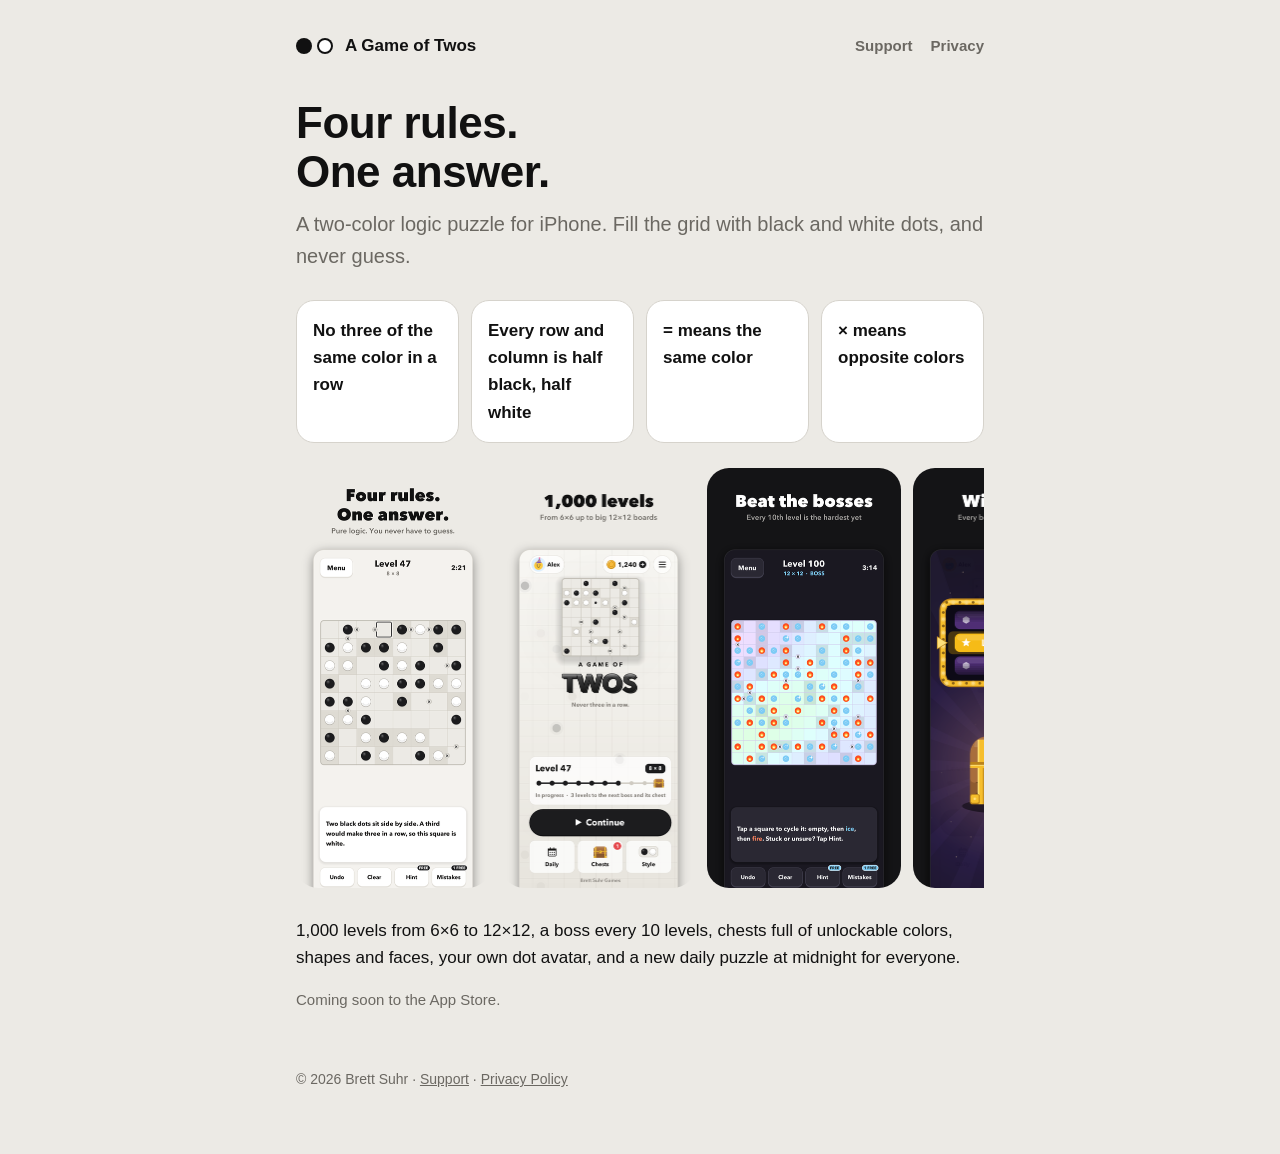
<file: index.html>
<!doctype html>
<html lang="en">
<head>
<meta charset="utf-8">
<meta name="viewport" content="width=device-width, initial-scale=1">
<title>A Game of Twos</title>
<meta name="description" content="A two-color logic puzzle game for iPhone: 1,000 levels, a daily puzzle, bosses, chests and avatars.">
<link rel="stylesheet" href="style.css">
</head>
<body>
<main>
  <header class="top">
    <span class="dots"><i></i><i></i></span>
    <a href="/">A Game of Twos</a>
    <nav><a href="/support/">Support</a><a href="/privacy/">Privacy</a></nav>
  </header>

  <h1>Four rules.<br>One answer.</h1>
  <p class="lead">A two-color logic puzzle for iPhone. Fill the grid with black and white dots, and never guess.</p>

  <ul class="rules">
    <li>No three of the same color in a row</li>
    <li>Every row and column is half black, half white</li>
    <li>= means the same color</li>
    <li>× means opposite colors</li>
  </ul>

  <div class="shots">
    <img src="img/1.png" alt="A level with a hint">
    <img src="img/2.png" alt="The main menu">
    <img src="img/3.png" alt="A 12 by 12 boss level">
    <img src="img/4.png" alt="Opening a chest">
    <img src="img/5.png" alt="Unlocking colors and shapes">
    <img src="img/6.png" alt="Building an avatar">
  </div>

  <p>1,000 levels from 6×6 to 12×12, a boss every 10 levels, chests full of unlockable colors, shapes and faces, your own dot avatar, and a new daily puzzle at midnight for everyone.</p>
  <p class="muted">Coming soon to the App Store.</p>

  <footer>© 2026 Brett Suhr · <a href="/support/">Support</a> · <a href="/privacy/">Privacy Policy</a></footer>
</main>
</body>
</html>
</file>
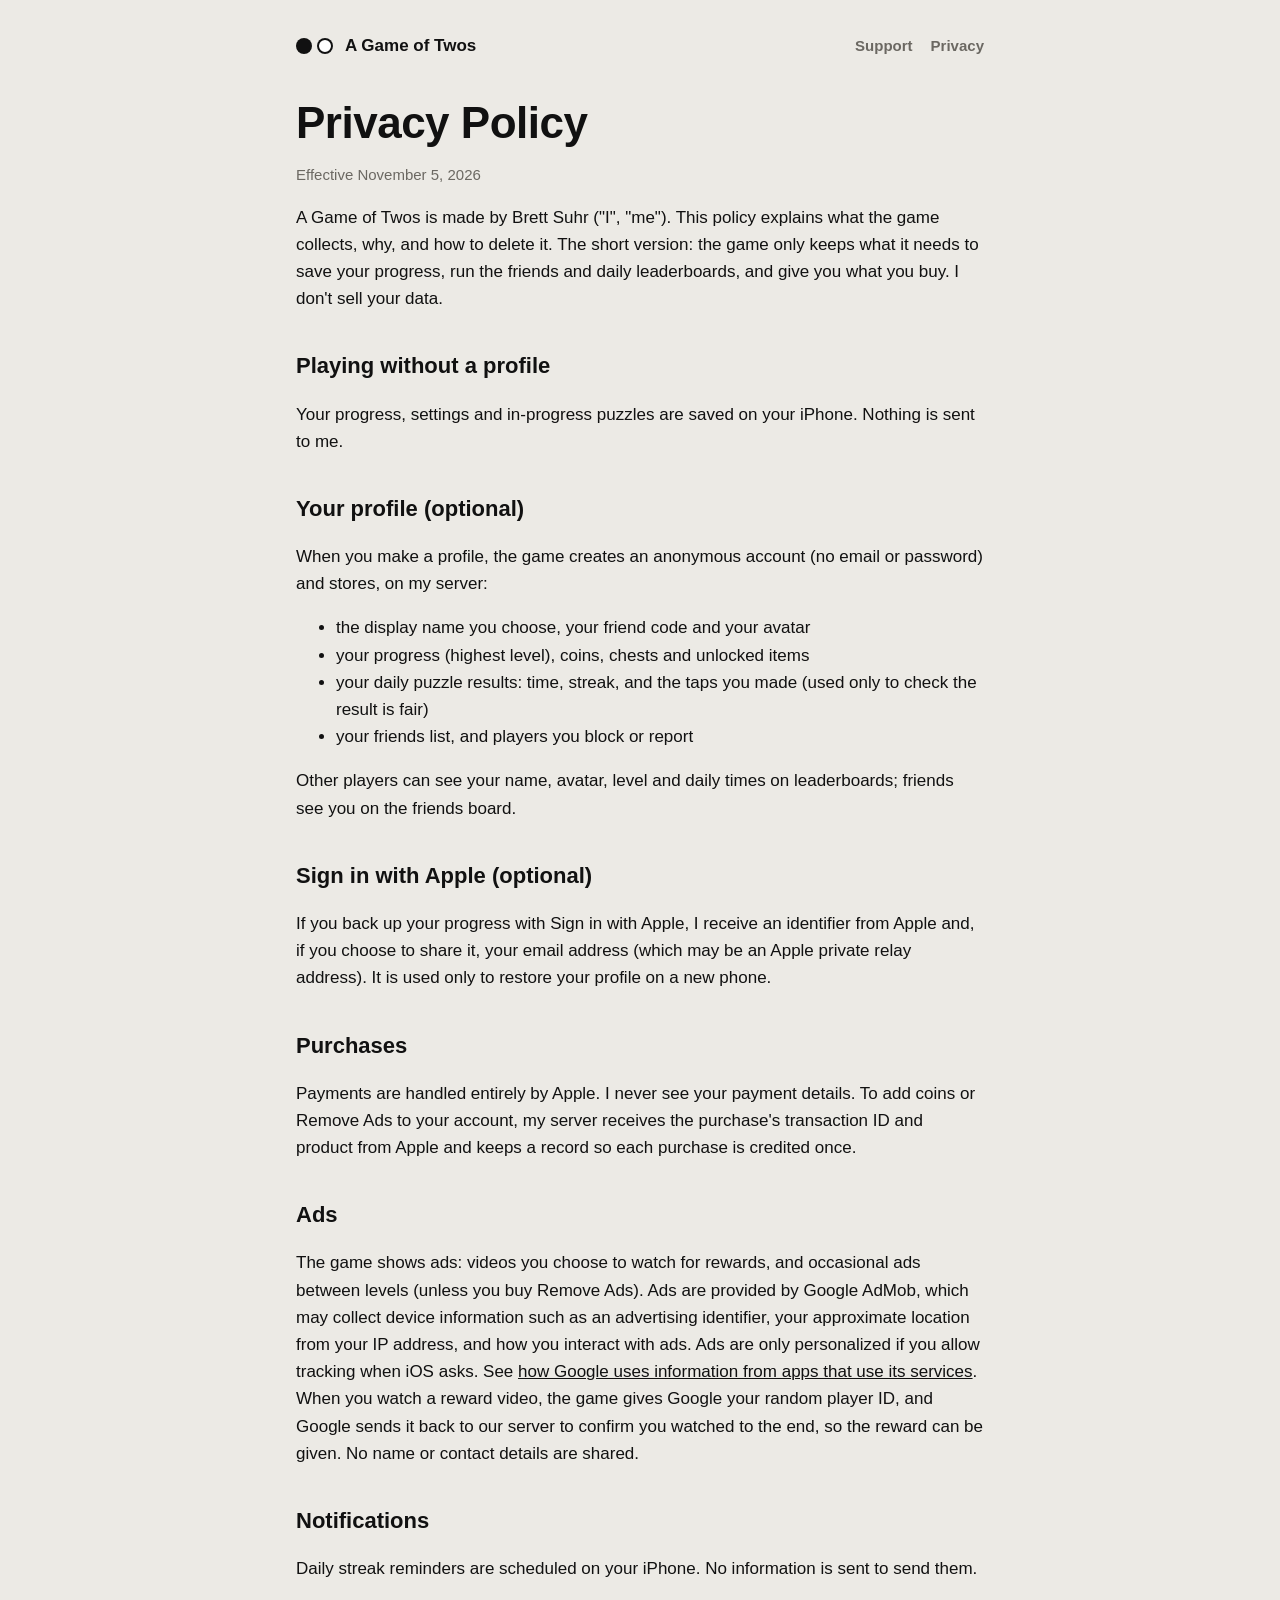
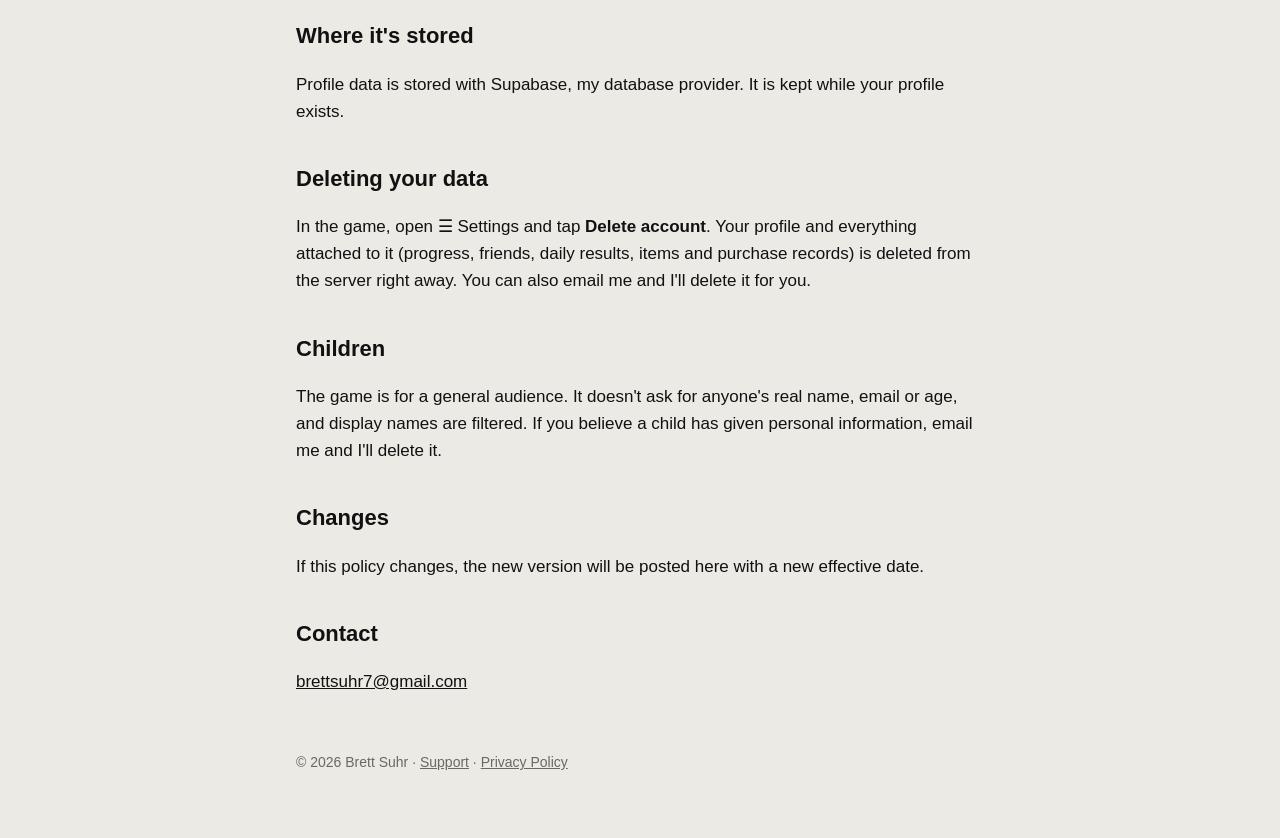
<file: privacy/index.html>
<!doctype html>
<html lang="en">
<head>
<meta charset="utf-8">
<meta name="viewport" content="width=device-width, initial-scale=1">
<title>Privacy Policy · A Game of Twos</title>
<link rel="stylesheet" href="../style.css">
</head>
<body>
<main>
  <header class="top">
    <span class="dots"><i></i><i></i></span>
    <a href="/">A Game of Twos</a>
    <nav><a href="/support/">Support</a><a href="/privacy/">Privacy</a></nav>
  </header>

  <h1>Privacy Policy</h1>
  <p class="muted">Effective November 5, 2026</p>

  <p>A Game of Twos is made by Brett Suhr ("I", "me"). This policy explains what the game collects, why, and how to delete it. The short version: the game only keeps what it needs to save your progress, run the friends and daily leaderboards, and give you what you buy. I don't sell your data.</p>

  <h2>Playing without a profile</h2>
  <p>Your progress, settings and in-progress puzzles are saved on your iPhone. Nothing is sent to me.</p>

  <h2>Your profile (optional)</h2>
  <p>When you make a profile, the game creates an anonymous account (no email or password) and stores, on my server:</p>
  <ul>
    <li>the display name you choose, your friend code and your avatar</li>
    <li>your progress (highest level), coins, chests and unlocked items</li>
    <li>your daily puzzle results: time, streak, and the taps you made (used only to check the result is fair)</li>
    <li>your friends list, and players you block or report</li>
  </ul>
  <p>Other players can see your name, avatar, level and daily times on leaderboards; friends see you on the friends board.</p>

  <h2>Sign in with Apple (optional)</h2>
  <p>If you back up your progress with Sign in with Apple, I receive an identifier from Apple and, if you choose to share it, your email address (which may be an Apple private relay address). It is used only to restore your profile on a new phone.</p>

  <h2>Purchases</h2>
  <p>Payments are handled entirely by Apple. I never see your payment details. To add coins or Remove Ads to your account, my server receives the purchase's transaction ID and product from Apple and keeps a record so each purchase is credited once.</p>

  <h2>Ads</h2>
  <p>The game shows ads: videos you choose to watch for rewards, and occasional ads between levels (unless you buy Remove Ads). Ads are provided by Google AdMob, which may collect device information such as an advertising identifier, your approximate location from your IP address, and how you interact with ads. Ads are only personalized if you allow tracking when iOS asks. See <a href="https://policies.google.com/technologies/partner-sites">how Google uses information from apps that use its services</a>. When you watch a reward video, the game gives Google your random player ID, and Google sends it back to our server to confirm you watched to the end, so the reward can be given. No name or contact details are shared.</p>

  <h2>Notifications</h2>
  <p>Daily streak reminders are scheduled on your iPhone. No information is sent to send them.</p>

  <h2>Where it's stored</h2>
  <p>Profile data is stored with Supabase, my database provider. It is kept while your profile exists.</p>

  <h2>Deleting your data</h2>
  <p>In the game, open ☰ Settings and tap <strong>Delete account</strong>. Your profile and everything attached to it (progress, friends, daily results, items and purchase records) is deleted from the server right away. You can also email me and I'll delete it for you.</p>

  <h2>Children</h2>
  <p>The game is for a general audience. It doesn't ask for anyone's real name, email or age, and display names are filtered. If you believe a child has given personal information, email me and I'll delete it.</p>

  <h2>Changes</h2>
  <p>If this policy changes, the new version will be posted here with a new effective date.</p>

  <h2>Contact</h2>
  <p><a href="mailto:brettsuhr7@gmail.com">brettsuhr7@gmail.com</a></p>

  <footer>© 2026 Brett Suhr · <a href="/support/">Support</a> · <a href="/privacy/">Privacy Policy</a></footer>
</main>
</body>
</html>
</file>
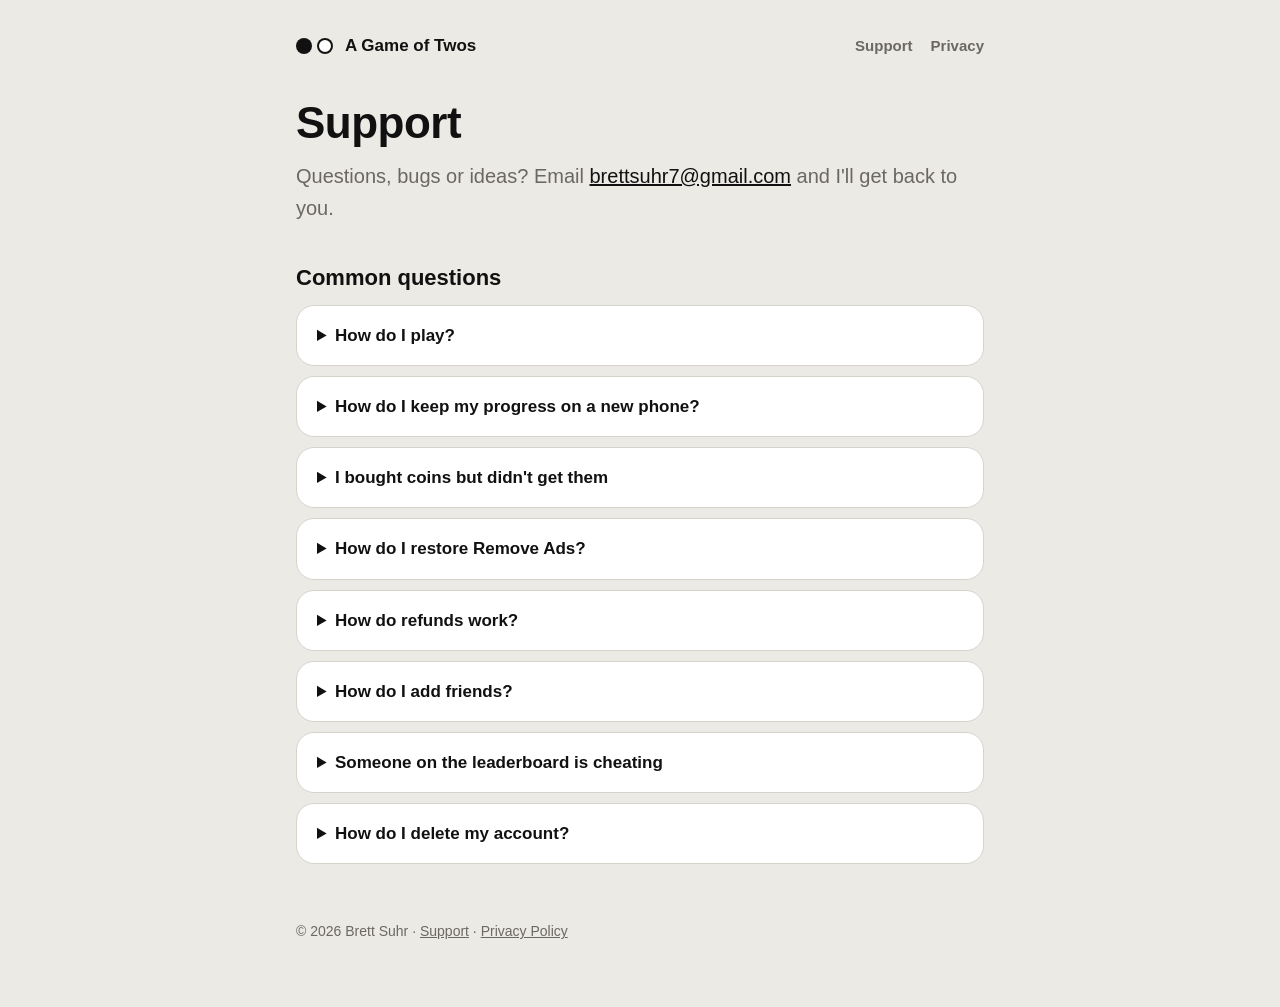
<file: support/index.html>
<!doctype html>
<html lang="en">
<head>
<meta charset="utf-8">
<meta name="viewport" content="width=device-width, initial-scale=1">
<title>Support · A Game of Twos</title>
<link rel="stylesheet" href="../style.css">
</head>
<body>
<main>
  <header class="top">
    <span class="dots"><i></i><i></i></span>
    <a href="/">A Game of Twos</a>
    <nav><a href="/support/">Support</a><a href="/privacy/">Privacy</a></nav>
  </header>

  <h1>Support</h1>
  <p class="lead">Questions, bugs or ideas? Email <a href="mailto:brettsuhr7@gmail.com">brettsuhr7@gmail.com</a> and I'll get back to you.</p>

  <h2>Common questions</h2>
  <details><summary>How do I play?</summary>
    <p>Tap a square to cycle it: empty, then one color, then the other. Fill the grid so that there are never three of the same color in a row, every row and column has as many black as white, squares joined by = match, and squares joined by × are opposite. Every puzzle has exactly one answer. You can replay the tutorial any time from ☰ Settings.</p></details>
  <details><summary>How do I keep my progress on a new phone?</summary>
    <p>Open your profile (top left of the menu) and back up with Sign in with Apple. On the new phone, sign in with the same Apple ID and your progress comes back.</p></details>
  <details><summary>I bought coins but didn't get them</summary>
    <p>Coins are added once Apple confirms the purchase. If the game closed or lost connection, they're added automatically the next time you open it with a connection. Still missing? Email me with the date and your receipt from Apple (Settings → your name → Media &amp; Purchases → Purchase History).</p></details>
  <details><summary>How do I restore Remove Ads?</summary>
    <p>Open ☰ Settings and tap <strong>Restore</strong> next to Purchases, while signed in to the same Apple ID you bought it with.</p></details>
  <details><summary>How do refunds work?</summary>
    <p>Refunds are handled by Apple at <a href="https://reportaproblem.apple.com">reportaproblem.apple.com</a>.</p></details>
  <details><summary>How do I add friends?</summary>
    <p>Open your profile from the menu. Share your friend code, or type in a friend's code.</p></details>
  <details><summary>Someone on the leaderboard is cheating</summary>
    <p>If they're your friend, tap them on your profile's friends board and choose Report. Players reported by several people are hidden from everyone else's boards. For anyone else, email me their name and the date.</p></details>
  <details><summary>How do I delete my account?</summary>
    <p>Open ☰ Settings and tap <strong>Delete account</strong>. Everything on the server is deleted right away. See the <a href="/privacy/">Privacy Policy</a>.</p></details>

  <footer>© 2026 Brett Suhr · <a href="/support/">Support</a> · <a href="/privacy/">Privacy Policy</a></footer>
</main>
</body>
</html>
</file>
<file: style.css>
:root {
  --bg: #ECEAE5; --surface: #FFFFFF; --ink: #111111; --muted: #6B6862; --edge: #D6D3CC;
  --button: #111111; --on-button: #FFFFFF;
}
@media (prefers-color-scheme: dark) {
  :root { --bg: #141416; --surface: #1E1E21; --ink: #F2F1EE; --muted: #A5A3A0; --edge: #2E2E33;
    --button: #F2F1EE; --on-button: #111111; }
}
* { box-sizing: border-box; }
body { margin: 0; background: var(--bg); color: var(--ink);
  font: 17px/1.6 "Avenir Next", -apple-system, BlinkMacSystemFont, "Segoe UI", Roboto, sans-serif; }
main { max-width: 720px; margin: 0 auto; padding: 32px 16px 64px; }
header.top { display: flex; align-items: center; gap: 12px; margin-bottom: 40px; }
header.top a { color: inherit; text-decoration: none; font-weight: 700; }
.dots { display: inline-flex; gap: 5px; }
.dots i { width: 16px; height: 16px; border-radius: 50%; display: block; }
.dots i:first-child { background: var(--ink); }
.dots i:last-child { background: var(--surface); box-shadow: inset 0 0 0 2px var(--ink); }
nav { margin-left: auto; display: flex; gap: 18px; font-size: 15px; }
nav a { font-weight: 600 !important; color: var(--muted) !important; }
h1 { font-size: 44px; line-height: 1.1; margin: 0 0 12px; font-weight: 800; letter-spacing: -0.5px; }
h2 { font-size: 22px; margin: 36px 0 8px; font-weight: 800; }
p, li { color: var(--ink); }
.lead { font-size: 20px; color: var(--muted); margin: 0 0 28px; }
.muted { color: var(--muted); font-size: 15px; }
a { color: var(--ink); }
.card { background: var(--surface); border: 1px solid var(--edge); border-radius: 22px; padding: 22px 24px; margin: 18px 0; }
.rules { display: grid; grid-template-columns: repeat(auto-fit, minmax(150px, 1fr)); gap: 12px; padding: 0; list-style: none; }
.rules li { background: var(--surface); border: 1px solid var(--edge); border-radius: 18px; padding: 16px; font-weight: 600; }
.button { display: inline-block; background: var(--button); color: var(--on-button); padding: 14px 26px;
  border-radius: 999px; font-weight: 700; text-decoration: none; }
.shots { display: flex; gap: 12px; overflow-x: auto; padding: 8px 0 12px; scroll-snap-type: x mandatory; }
.shots img { height: 420px; border-radius: 22px; scroll-snap-align: start; flex: none; }
details { background: var(--surface); border: 1px solid var(--edge); border-radius: 18px; padding: 16px 20px; margin: 10px 0; }
summary { font-weight: 700; cursor: pointer; }
footer { margin-top: 56px; color: var(--muted); font-size: 14px; }
footer a { color: var(--muted); }
</file>
